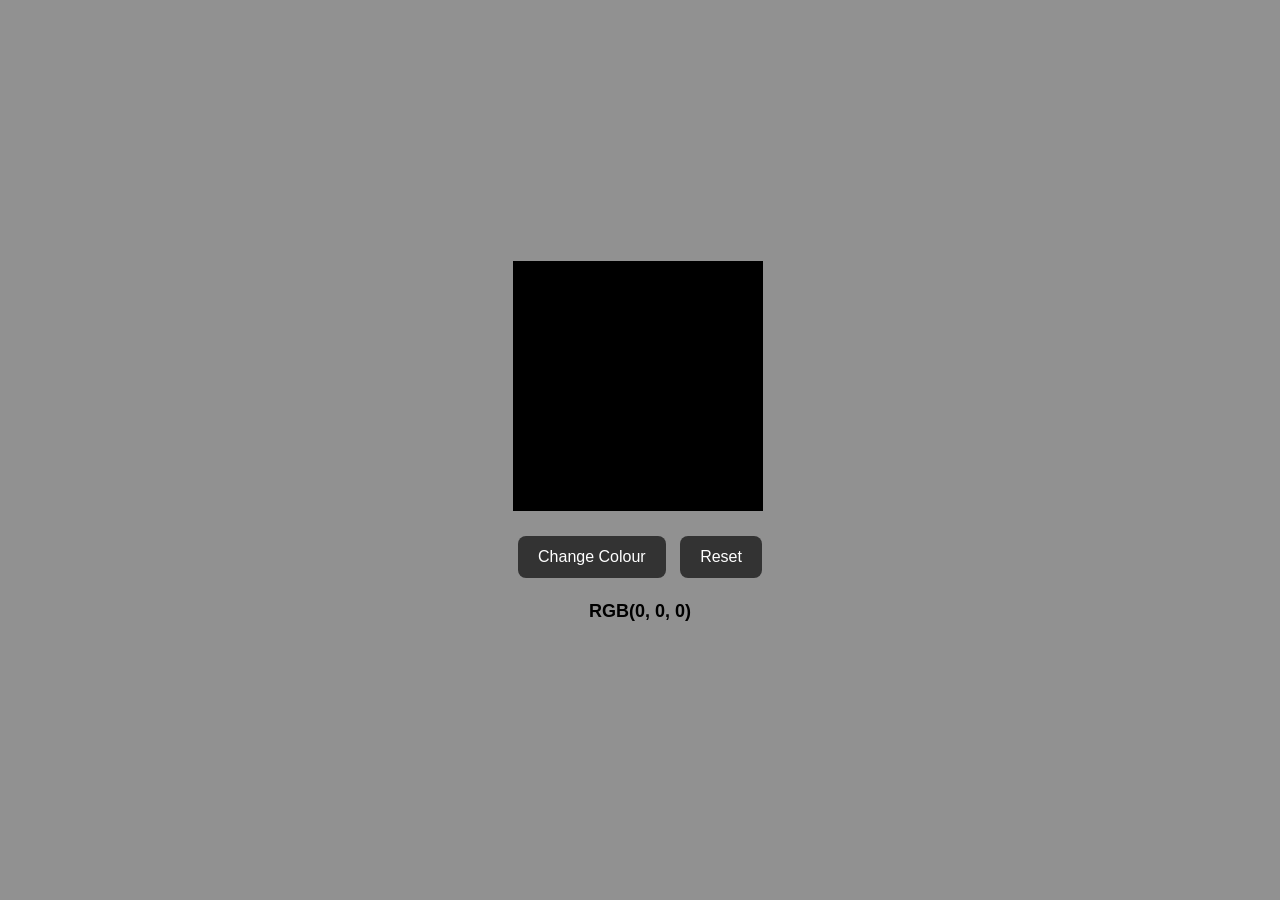
<file: JavaScript Web Practice/Colour Changer/index.html>
<!DOCTYPE html>
<html lang="en">

<head>
    <meta charset="UTF-8">
    <meta name="viewport" content="width=device-width, initial-scale=1.0">

    <title>Colour Changer</title>

    <link rel="stylesheet" href="style.css">
</head>

<body>

    <div class="container">

        <div id="colour-box"></div>

        <button id="change-colour">Change Colour</button>
        <button id="reset-colour">Reset</button>

        <p id="rgb-value">RGB(0, 0, 0)</p>

    </div>

    <script src="index.js"></script>

</body>

</html>
</file>
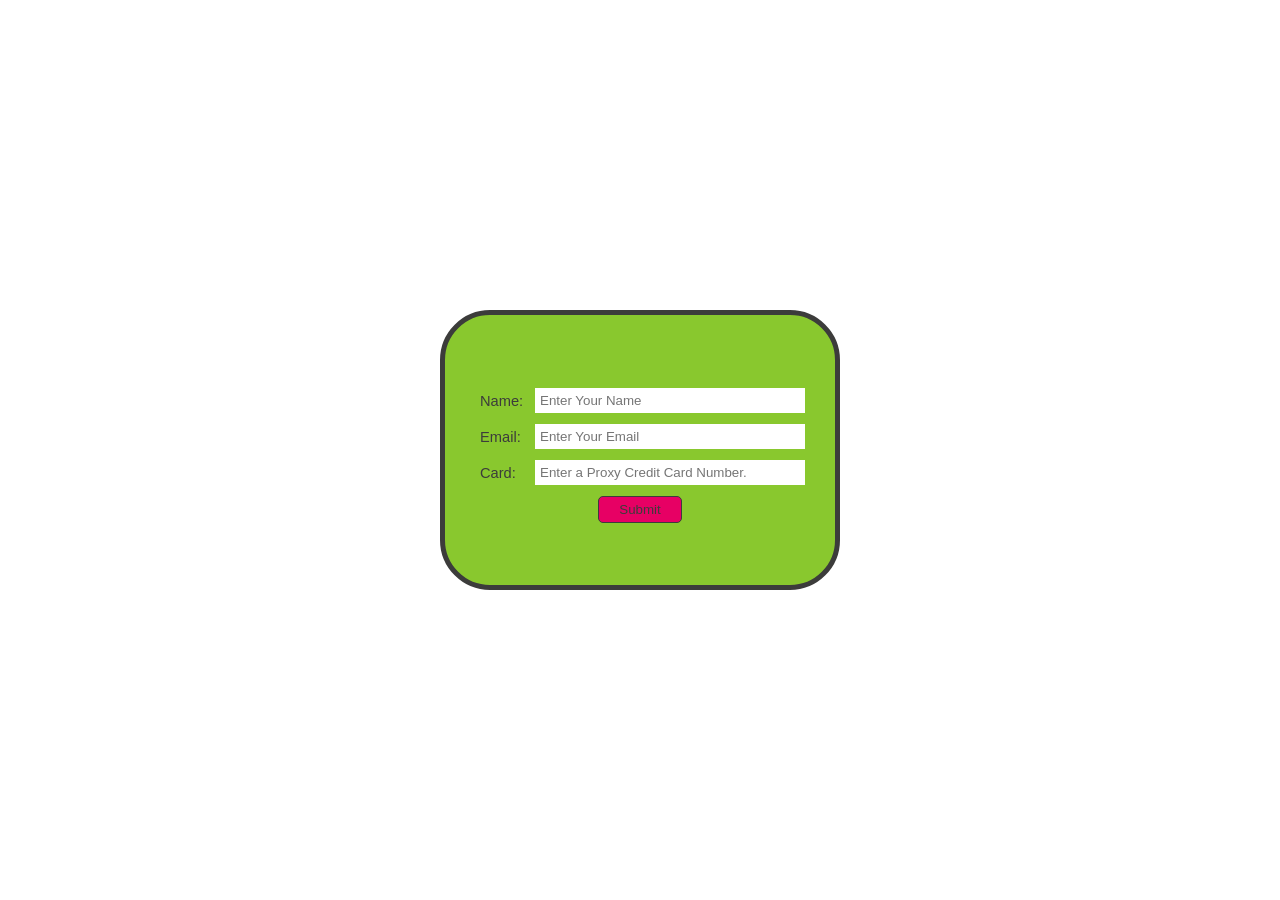
<file: JavaScript Web Practice/CourseBookingForm/index.html>
<!DOCTYPE html>
<html lang="en">

<head>
    <meta charset="UTF-8">
    <meta name="viewport" content="width=device-width, initial-scale=1.0">

    <title>Course Booking Form</title>
    <link rel="stylesheet" href="style.css">
</head>

<body>
    <!-- booking form container -->
    <div class="booking-form-container">
        <form id="booking-form" novalidate>

            <!-- name input -->
            <div class="form-row">
                <label for="name">Name:</label>

                <div class="input-container">
                    <input type="text" id="name" placeholder="Enter Your Name" required>
                    <span id="name-error"></span>
                </div>
            </div>

            <!-- email input -->
            <div class="form-row">
                <label for="email">Email:</label>

                <div class="input-container">
                    <input type="email" id="email" placeholder="Enter Your Email"
                        pattern="[a-zA-Z0-9._%+\-]+@[a-zA-Z0-9.\-]+\.[a-zA-Z]{2,}" required>
                    <span id="email-error"></span>
                </div>

            </div>

            <!-- card input -->
            <div class="form-row">
                <label for="card">Card:</label>

                <div class="input-container">
                    <input type="text" id="card" placeholder="Enter a Proxy Credit Card Number." pattern="[0-9]+"
                        required>
                    <span id="card-error"></span>
                </div>

            </div>

            <!-- form submit button -->
            <div class="form-submit">
                <input type="submit" id="submit">
            </div>
        </form>
    </div>
    <script src="index.js"></script>
</body>

</html>
</file>
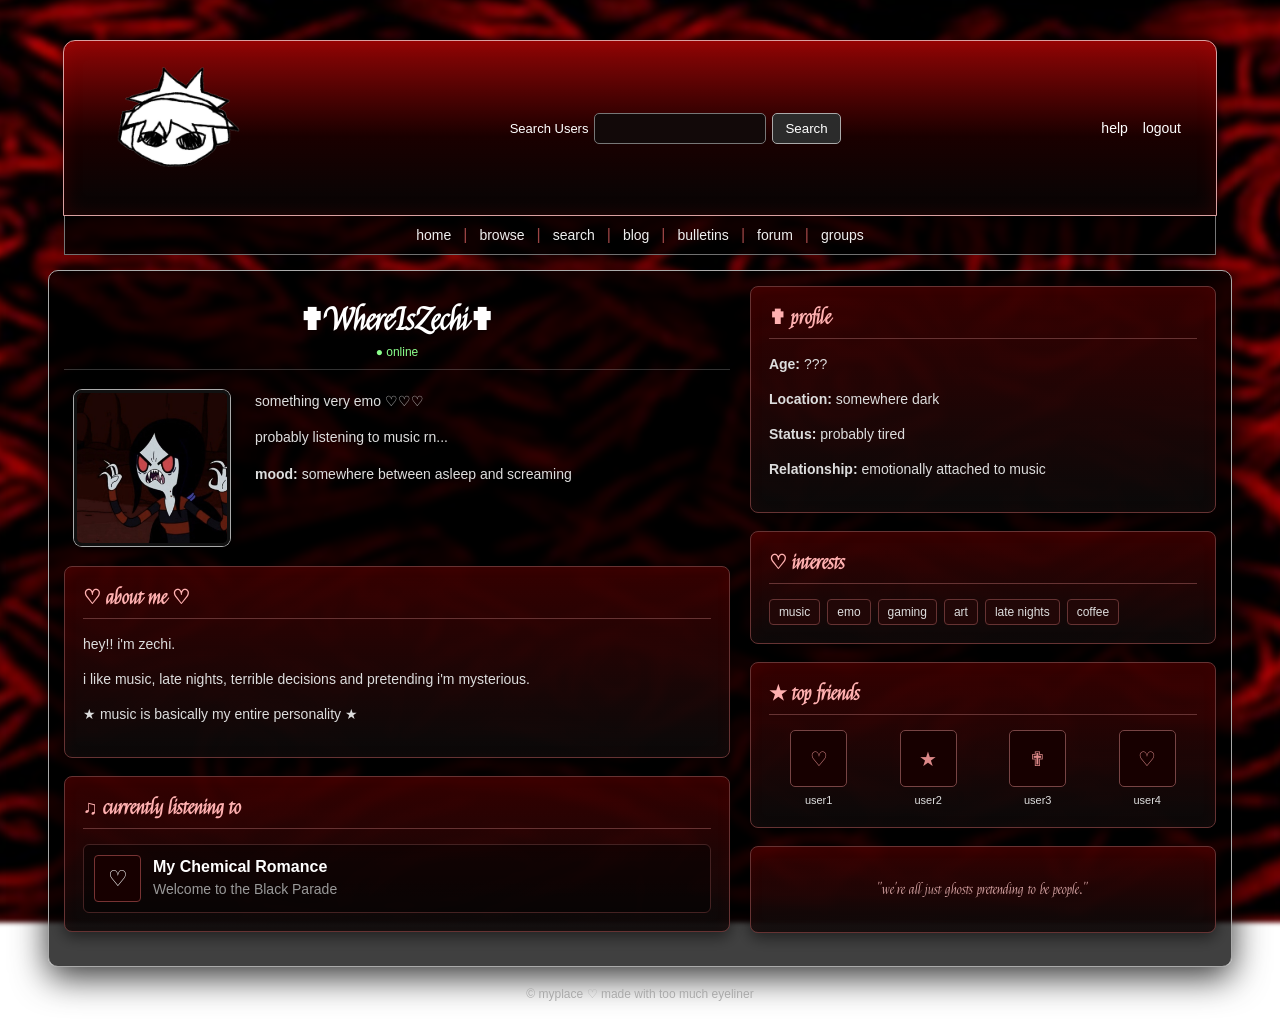
<file: JavaScript Web Practice/CuteMyspace/index.html>
<!DOCTYPE html>
<html lang="en">

<head>
    <meta charset="UTF-8">
    <meta name="viewport" content="width=device-width, initial-scale=1.0">

    <title>myplace</title>

    <link rel="stylesheet" href="stylesheet.css">

    <link rel="preconnect" href="https://fonts.googleapis.com">
    <link rel="preconnect" href="https://fonts.gstatic.com" crossorigin>

    <link href="https://fonts.googleapis.com/css2?family=Felipa&display=swap" rel="stylesheet">
</head>

<body>

    <div class="background"></div>

    <!-- HEADER -->
    <header>

        <div class="container">

            <div class="logo">
                <img src="images/logo3.png" height="60" alt="myplace logo">
            </div>

            <div class="searchbox">

                <label for="search-users">Search Users</label>

                <input type="text" id="search-users">

                <button type="button">Search</button>

            </div>

            <nav class="navlinks">
                <a href="">help</a>
                <a href="">logout</a>
            </nav>

        </div>

    </header>

    <!-- NAVIGATION -->
    <nav class="side-nav">

        <ul>
            <li><a href="">Home</a></li>
            <li><a href="">Browse</a></li>
            <li><a href="">Search</a></li>
            <li><a href="">Blog</a></li>
            <li><a href="">Bulletins</a></li>
            <li><a href="">Forum</a></li>
            <li><a href="">Groups</a></li>
        </ul>

    </nav>

    <!-- MAIN CONTENT -->
    <main class="content-box">

        <!-- LEFT COLUMN -->
        <section class="left-column">

            <div class="profile-area">

                <div class="profile-name">
                    <h2>✟WhereIsZechi✟</h2>
                    <p class="online">● online</p>
                </div>

                <div class="profile-section">

                    <!-- PROFILE PICTURE -->
                    <div class="profile-picture">

                        <input
                            type="file"
                            id="pfpUpload"
                            accept="image/*"
                            hidden
                        >

                        <label for="pfpUpload">

                            <img
                                src="images/pfp2.jpg"
                                width="150"
                                id="pfp"
                                alt="profile picture"
                            >

                        </label>

                    </div>

                    <!-- PROFILE WORDS -->
                    <div class="profile-words">

                        <p>
                            something very emo ♡♡♡
                        </p>

                        <p>
                            probably listening to music rn...
                        </p>

                        <p>
                            <strong>mood:</strong> somewhere between
                            asleep and screaming
                        </p>

                    </div>

                </div>

            </div>

            <!-- ABOUT ME -->
            <div class="profile-card">

                <h3>♡ about me ♡</h3>

                <p>
                    hey!! i'm zechi.
                </p>

                <p>
                    i like music, late nights, terrible decisions
                    and pretending i'm mysterious.
                </p>

                <p>
                    ★ music is basically my entire personality ★
                </p>

            </div>

            <!-- MUSIC -->
            <div class="profile-card">

                <h3>♫ currently listening to</h3>

                <div class="song">

                    <span class="album">♡</span>

                    <div>
                        <strong>My Chemical Romance</strong>
                        <p>Welcome to the Black Parade</p>
                    </div>

                </div>

            </div>

        </section>

        <!-- RIGHT COLUMN -->
        <section class="right-column">

            <div class="profile-card">

                <h3>✟ profile</h3>

                <p><strong>Age:</strong> ???</p>
                <p><strong>Location:</strong> somewhere dark</p>
                <p><strong>Status:</strong> probably tired</p>
                <p><strong>Relationship:</strong> emotionally attached to music</p>

            </div>

            <div class="profile-card">

                <h3>♡ interests</h3>

                <div class="tags">
                    <span>music</span>
                    <span>emo</span>
                    <span>gaming</span>
                    <span>art</span>
                    <span>late nights</span>
                    <span>coffee</span>
                </div>

            </div>

            <div class="profile-card">

                <h3>★ top friends</h3>

                <div class="friends">

                    <div class="friend">
                        <div class="friend-pic">♡</div>
                        <p>user1</p>
                    </div>

                    <div class="friend">
                        <div class="friend-pic">★</div>
                        <p>user2</p>
                    </div>

                    <div class="friend">
                        <div class="friend-pic">✟</div>
                        <p>user3</p>
                    </div>

                    <div class="friend">
                        <div class="friend-pic">♡</div>
                        <p>user4</p>
                    </div>

                </div>

            </div>

            <div class="profile-card quote">

                <p>
                    "we're all just ghosts pretending to be people."
                </p>

            </div>

        </section>

    </main>

    <footer>
        <p>© myplace ♡ made with too much eyeliner</p>
    </footer>

</body>

</html>
</file>
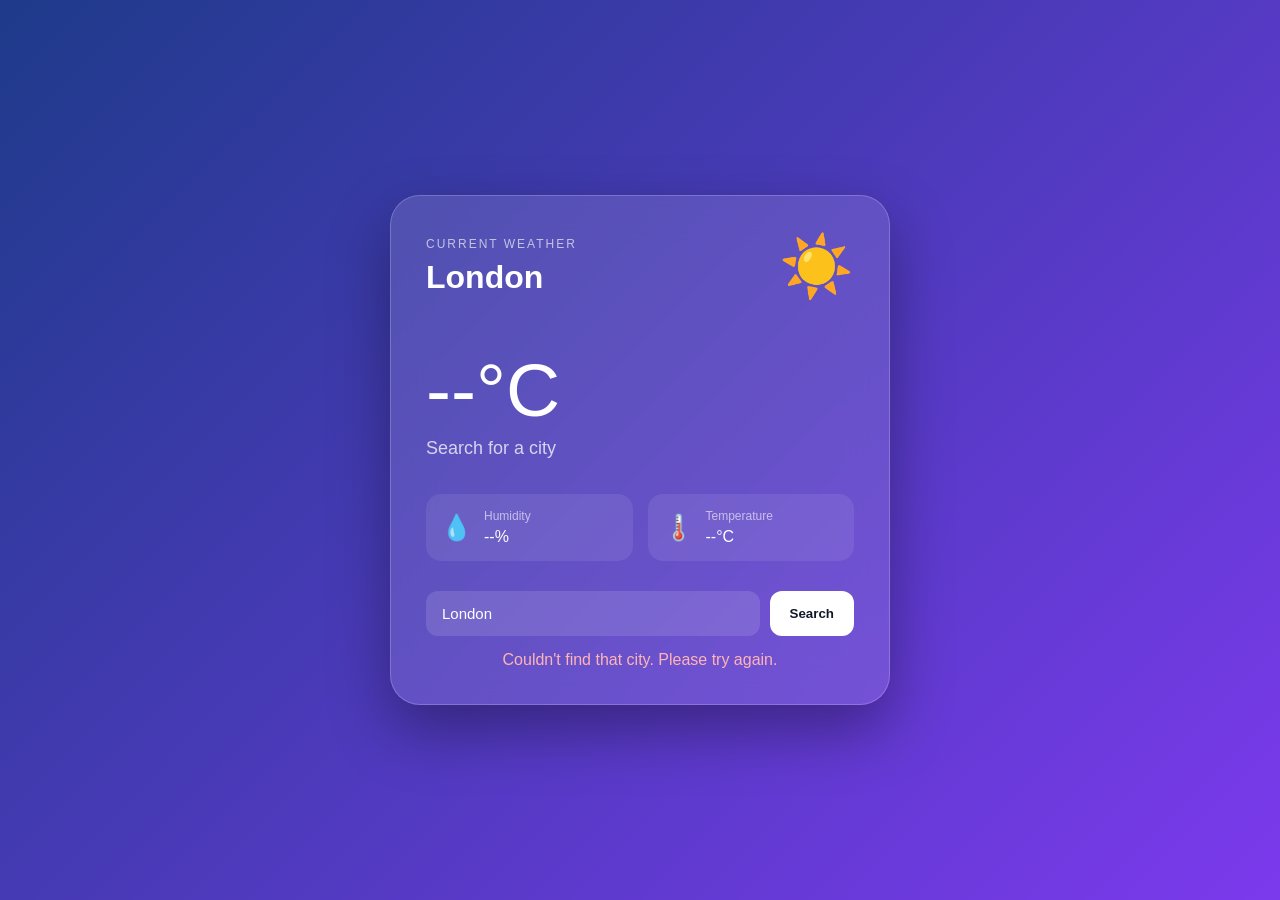
<file: JavaScript Web Practice/Weather App/index.html>
<!DOCTYPE html>

<html lang="en">

<head>
    <meta charset="UTF-8">
    <meta name="viewport" content="width=device-width, initial-scale=1.0">

<title>Weather App</title>

<link rel="stylesheet" href="style.css">


</head>

<body>


<main class="app">

    <section class="weather-card">

        <div class="top-section">

            <div>
                <p class="label">CURRENT WEATHER</p>
                <h1 id="city">London</h1>
            </div>

            <div class="weather-icon" id="weather-icon">
                ☀️
            </div>

        </div>

        <div class="temperature-section">
            <h2 id="temperature">--°C</h2>
            <p id="weather_code">Search for a city</p>
        </div>

        <div class="weather-details">

            <div class="detail">
                <span class="detail-icon">💧</span>
                <div>
                    <p class="detail-label">Humidity</p>
                    <p id="humidity">--%</p>
                </div>
            </div>

            <div class="detail">
                <span class="detail-icon">🌡️</span>
                <div>
                    <p class="detail-label">Temperature</p>
                    <p id="feels">--°C</p>
                </div>
            </div>

        </div>

        <div class="search-section">

            <input
                type="text"
                id="city-input"
                placeholder="Search for a city..."
                autocomplete="off"
            >

            <button id="search-city">
                Search
            </button>

        </div>

        <p id="error-message"></p>

    </section>

</main>

<script type="module" src="index.js"></script>


</body>

</html>
</file>
<file: JavaScript Web Practice/Colour Changer/style.css>
body {
    margin: 0;
    min-height: 100vh;
    font-family: Arial, sans-serif;

    display: flex;
    justify-content: center;
    align-items: center;

    background-color: #919191;
}

.container {
    text-align: center;
}

#colour-box {
    width: 250px;
    height: 250px;

    background-color: rgb(0, 0, 0);

    margin-bottom: 20px;
}

button {
    padding: 12px 20px;
    margin: 5px;

    border: none;
    border-radius: 8px;

    background-color: #333;
    color: white;

    font-size: 16px;

    cursor: pointer;
}

button:hover {
    background-color: #555;
}

#rgb-value {
    font-size: 18px;
    font-weight: bold;
}
</file>
<file: JavaScript Web Practice/CourseBookingForm/style.css>
/* centre the form on the page */
body {
    min-height: 100vh;
    margin: 0;
    display: flex;
    justify-content: center;
    align-items: center;
    font-family: Calibri, sans-serif;
    font-size: 11pt;
    background-color: rgb(255, 255, 255);
}

/* style main booking form container */
.booking-form-container {
    background-color: rgb(137, 200, 46);
    padding: 30px 30px;
    border-radius: 50px;
    border: 5px solid rgb(60, 60, 59);
    min-height: 280px;
    width: 90%;
    max-width: 400px;
    box-sizing: border-box;
    display: flex;
    flex-direction: column;
    justify-content: center; 
} 

/* arrange labels and inputs in rows */
.form-row {
    display: flex; 
    align-items: flex-start;
    margin-top: 10px;
    margin-bottom: 10px;
}

.form-row label {
    width: 50px;
    padding: 5px;
    color: rgb(60, 60, 59);
}

.form-row input {
    flex: 1;
    min-width: 0;
    padding: 5px 5px;
    border: none;
}

.input-container {
    display: flex;
    flex-direction: column;
    flex: 1;
    min-width: 0;
}

span {
    color: rgb(225, 0, 0);
    font-size: 10pt;
}

.form-submit {
    text-align: center; 
}

/* style the submit button */
.form-submit input {
    background-color: rgb(231, 0, 100);
    color: rgb(60, 60, 59);
    padding: 5px 20px;
    border-radius: 5px;
    border: 1px solid rgb(60, 60, 59);
    cursor: pointer;
}
</file>
<file: JavaScript Web Practice/CuteMyspace/stylesheet.css>
body {
    margin: 0;
    overflow-x: hidden;

    font-family: Arial, Helvetica, sans-serif;
    color: white;
}

/* BACKGROUND */

.background {
    position: fixed;
    inset: 0;

    background-image: url("images/bg3.jpg");
    background-position: center;
    background-size: cover;

    filter: blur(2px);

    transform: scale(1.05);

    z-index: -1;
}

/* HEADER */

header {
    width: 90%;
    max-width: 1200px;

    margin: 40px auto 0;

    background: linear-gradient(
        to bottom,
        #8f0505,
        #1a0000 55%,
        #050505
    );

    border: 1px solid #d9a0a0;
    border-radius: 12px 12px 0 0;

    box-shadow:
        0 0 15px rgba(0, 0, 0, 0.8),
        inset 0 0 20px rgba(255, 0, 0, 0.15);

    overflow: hidden;
}

/* HEADER LAYOUT */

.container {
    display: flex;
    align-items: center;
    justify-content: space-between;

    padding: 12px 35px;
}

/* LOGO */

.logo {
    display: flex;
    align-items: center;
}

.logo img {
    max-width: 150px;
    height: auto;
}

/* SEARCH */

.searchbox {
    display: flex;
    align-items: center;
    gap: 6px;
}

.searchbox label {
    font-size: 13px;
}

.searchbox input {
    width: 150px;

    padding: 7px 10px;

    border: 1px solid #777;
    border-radius: 5px;

    background: #120909;
    color: white;

    outline: none;
}

.searchbox input:focus {
    border-color: #d44;
}

.searchbox button {
    padding: 7px 12px;

    border: 1px solid #aaa;
    border-radius: 5px;

    background: #2b2b2b;
    color: white;

    cursor: pointer;
}

.searchbox button:hover {
    background: #700000;
}

/* HEADER LINKS */

.navlinks {
    display: flex;
    align-items: center;
    gap: 15px;
}

.navlinks a {
    color: white;
    text-decoration: none;

    font-size: 14px;
}

.navlinks a:hover {
    color: #ff7777;
    text-decoration: underline;
}

/* SIDE NAVIGATION */

.side-nav {
    width: 90%;
    max-width: 1200px;

    margin: 0 auto;
}

.side-nav ul {
    list-style: none;

    padding: 10px 0;
    margin: 0;

    display: flex;
    justify-content: center;
    flex-wrap: wrap;

    gap: 0;

    background: rgba(0, 0, 0, 0.75);

    border-left: 1px solid #777;
    border-right: 1px solid #777;
    border-bottom: 1px solid #777;
}

.side-nav li {
    display: flex;
    align-items: center;
}

.side-nav li:not(:last-child)::after {
    content: "|";

    color: #9b4444;

    margin: 0 12px;
}

.side-nav a {
    color: #eee;

    text-decoration: none;

    font-size: 14px;
    text-transform: lowercase;
}

.side-nav a:hover {
    color: #ff6666;
}

/* MAIN CONTENT */

.content-box {
    width: 90%;
    max-width: 1200px;

    margin: 15px auto;

    padding: 15px;

    min-height: 570px;

    display: flex;
    gap: 20px;

    background: rgba(0, 0, 0, 0.75);

    border: 1px solid #aaa;
    border-radius: 10px;

    box-shadow: 0 10px 35px rgba(0, 0, 0, 0.8);
}

/* COLUMNS */

.left-column {
    flex: 1;

    min-width: 0;
}

.right-column {
    flex: 0.7;

    min-width: 0;
}

/* PROFILE NAME */

.profile-name {
    text-align: center;

    padding: 10px;

    border-bottom: 1px solid rgba(255, 255, 255, 0.2);

    font-family: "Felipa", serif;

    text-shadow:
        1px 1px 5px #000,
        2px 2px 10px #300000;

    color: white;
}

.profile-name h2 {
    margin: 5px 0;

    font-size: 30px;
}

.online {
    margin: 0;

    color: #8cff8c;

    font-family: Arial, sans-serif;
    font-size: 12px;
}

/* PROFILE SECTION */

.profile-section {
    display: flex;
    align-items: flex-start;

    gap: 25px;

    padding: 20px 10px;
}

/* PROFILE PICTURE */

.profile-picture {
    flex-shrink: 0;
}

#pfp {
    display: block;

    width: 150px;
    height: 150px;

    object-fit: cover;

    border: 3px solid #111;
    border-radius: 8px;

    box-shadow:
        0 0 0 1px #aaa,
        4px 4px 10px black;

    cursor: pointer;

    transition: 0.2s;
}

#pfp:hover {
    transform: scale(1.03);

    box-shadow:
        0 0 10px #a00,
        4px 4px 10px black;
}

/* PROFILE WORDS */

.profile-words {
    flex: 1;

    color: #ddd;

    line-height: 1.6;

    font-size: 14px;
}

.profile-words p {
    margin-top: 0;
}

/* CARDS */

.profile-card {
    margin-bottom: 18px;

    padding: 18px;

    background:
        linear-gradient(
            to bottom,
            rgba(70, 0, 0, 0.75),
            rgba(10, 10, 10, 0.9)
        );

    border: 1px solid #633;

    border-radius: 8px;

    box-shadow:
        inset 0 0 15px rgba(255, 0, 0, 0.05),
        0 5px 15px rgba(0, 0, 0, 0.5);
}

.profile-card h3 {
    margin-top: 0;
    margin-bottom: 15px;

    padding-bottom: 8px;

    border-bottom: 1px solid #633;

    color: #ffb0b0;

    font-family: "Felipa", serif;

    font-size: 20px;
}

.profile-card p {
    color: #ddd;

    font-size: 14px;

    line-height: 1.5;
}

/* MUSIC */

.song {
    display: flex;
    align-items: center;

    gap: 12px;

    padding: 10px;

    background: rgba(0, 0, 0, 0.45);

    border: 1px solid #422;

    border-radius: 6px;
}

.song p {
    margin: 3px 0 0;

    color: #999;
}

.album {
    display: flex;
    align-items: center;
    justify-content: center;

    width: 45px;
    height: 45px;

    background: #170000;

    border: 1px solid #733;

    border-radius: 4px;

    font-size: 22px;
}

/* TAGS */

.tags {
    display: flex;
    flex-wrap: wrap;

    gap: 7px;
}

.tags span {
    padding: 5px 9px;

    background: #210707;

    border: 1px solid #633;

    border-radius: 4px;

    color: #ddd;

    font-size: 12px;
}

.tags span:hover {
    background: #600;
}

/* FRIENDS */

.friends {
    display: grid;

    grid-template-columns: repeat(4, 1fr);

    gap: 10px;
}

.friend {
    text-align: center;
}

.friend p {
    margin: 5px 0 0;

    font-size: 11px;
}

.friend-pic {
    display: flex;
    align-items: center;
    justify-content: center;

    width: 55px;
    height: 55px;

    margin: auto;

    background: #170000;

    border: 1px solid #744;

    border-radius: 5px;

    color: #d88;

    font-size: 20px;
}

/* QUOTE */

.quote {
    text-align: center;

    font-family: "Felipa", serif;

    font-size: 17px;
}

.quote p {
    color: #d8a5a5;
}

/* FOOTER */

footer {
    width: 90%;
    max-width: 1200px;

    margin: 20px auto 30px;

    text-align: center;

    color: #aaa;

    font-size: 12px;
}

/* MOBILE */

@media (max-width: 750px) {

    header {
        margin-top: 15px;
    }

    .container {
        flex-direction: column;
        gap: 15px;

        padding: 15px;
    }

    .searchbox {
        width: 100%;
        justify-content: center;
    }

    .navlinks {
        justify-content: center;
    }

    .content-box {
        flex-direction: column;
    }

    .profile-section {
        flex-direction: column;
        align-items: center;

        text-align: center;
    }

    .right-column {
        width: 100%;
    }

}
</file>
<file: JavaScript Web Practice/Weather App/style.css>
* {
    box-sizing: border-box;
}

body {
    margin: 0;
    min-height: 100vh;
    font-family: Arial, Helvetica, sans-serif;
    background: linear-gradient(135deg, #1e3a8a, #7c3aed);
    color: white;
    display: flex;
    justify-content: center;
    align-items: center;
    padding: 20px;
}

.app {
    width: 100%;
    max-width: 500px;
}

.weather-card {
    background: rgba(255, 255, 255, 0.12);
    backdrop-filter: blur(20px);
    border: 1px solid rgba(255, 255, 255, 0.2);
    border-radius: 30px;
    padding: 35px;
    box-shadow: 0 25px 60px rgba(0, 0, 0, 0.35);
}

.top-section {
    display: flex;
    justify-content: space-between;
    align-items: center;
}

.label {
    font-size: 12px;
    letter-spacing: 2px;
    opacity: 0.65;
    margin: 0 0 8px;
}

#city {
    font-size: 32px;
    margin: 0;
}

.weather-icon {
    font-size: 60px;
}

.temperature-section {
    margin-top: 45px;
}

#temperature {
    font-size: 75px;
    margin: 0;
    font-weight: 300;
}

#weather_code {
    margin-top: 5px;
    font-size: 18px;
    opacity: 0.75;
}

.weather-details {
    display: grid;
    grid-template-columns: 1fr 1fr;
    gap: 15px;
    margin-top: 35px;
}

.detail {
    display: flex;
    align-items: center;
    gap: 12px;
    background: rgba(255, 255, 255, 0.08);
    padding: 15px;
    border-radius: 15px;
}

.detail-icon {
    font-size: 25px;
}

.detail p {
    margin: 0;
}

.detail-label {
    font-size: 12px;
    opacity: 0.6;
    margin-bottom: 5px !important;
}

.search-section {
    display: flex;
    gap: 10px;
    margin-top: 30px;
}

#city-input {
    flex: 1;
    min-width: 0;
    padding: 14px 16px;
    border: none;
    border-radius: 12px;
    background: rgba(255, 255, 255, 0.12);
    color: white;
    outline: none;
    font-size: 15px;
}

#city-input::placeholder {
    color: rgba(255, 255, 255, 0.5);
}

#city-input:focus {
    background: rgba(255, 255, 255, 0.18);
}

#search-city {
    border: none;
    border-radius: 12px;
    padding: 0 20px;
    background: white;
    color: #111827;
    font-weight: bold;
    cursor: pointer;
    transition: 0.2s;
}

#search-city:hover {
    transform: translateY(-2px);
}

#search-city:disabled {
    opacity: 0.6;
    cursor: wait;
}

#error-message {
    color: #ffb4b4;
    text-align: center;
    margin: 15px 0 0;
    min-height: 18px;
}

@media (max-width: 500px) {
    .weather-card {
        padding: 25px;
    }

    #city {
        font-size: 27px;
    }

    #temperature {
        font-size: 60px;
    }

    .weather-icon {
        font-size: 45px;
    }

    .weather-details {
        grid-template-columns: 1fr;
    }

    .search-section {
        flex-direction: column;
    }

    #search-city {
        padding: 14px;
    }
}
</file>
